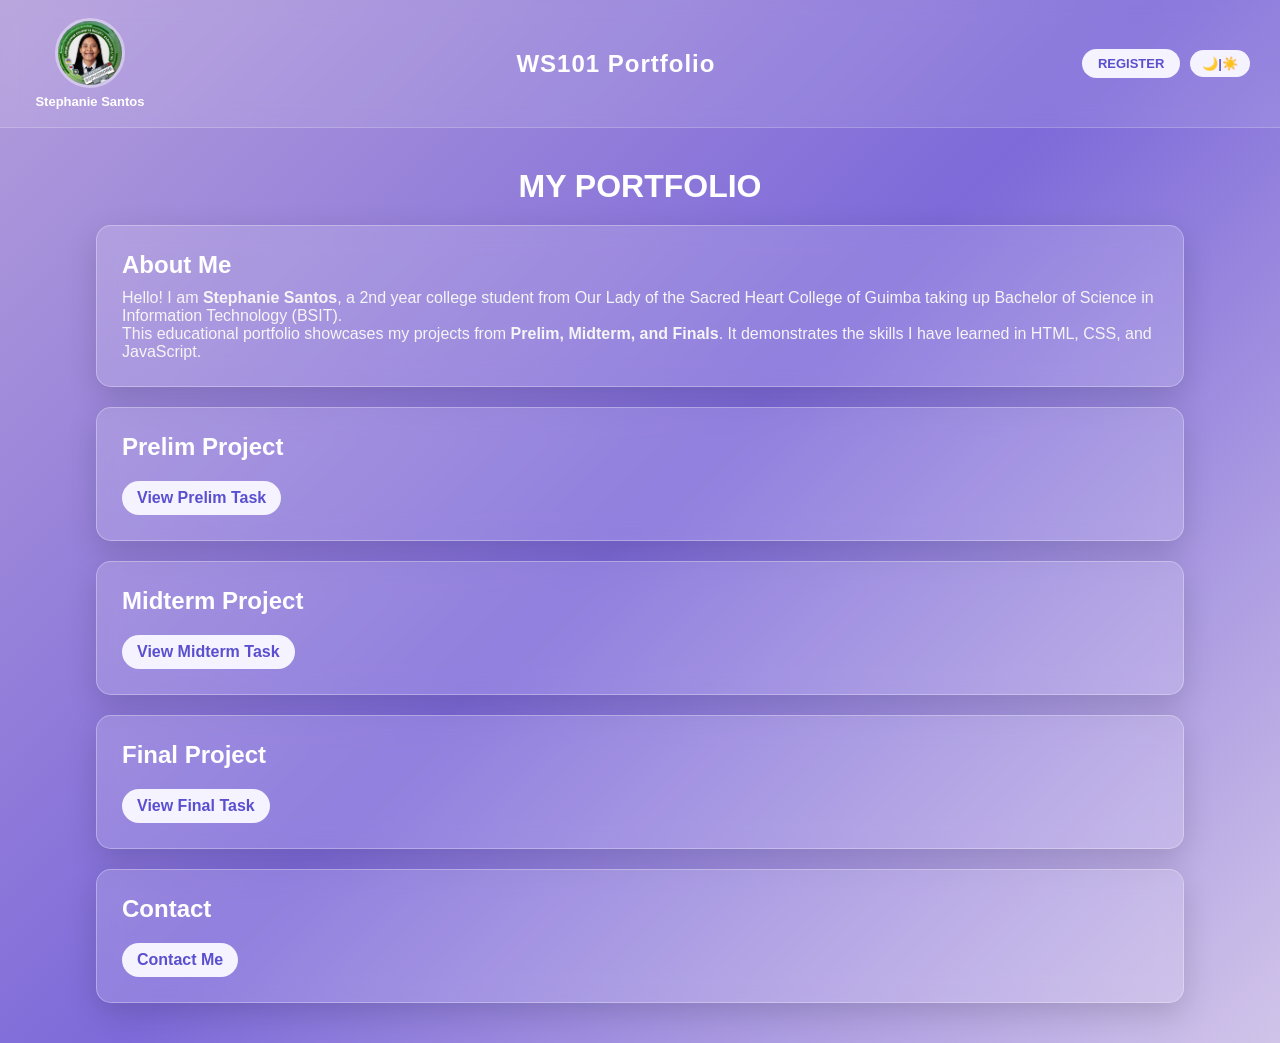
<file: index.html>
<!DOCTYPE html>
<html>
<head>
  <meta charset="UTF-8">
  <!-- Content Security Policy (basic safe setup) -->
<meta http-equiv="Content-Security-Policy" content="
default-src 'self';
img-src 'self' data: https:;
script-src 'self' 'unsafe-inline' https:;
style-src 'self' 'unsafe-inline' https:;
font-src 'self' https:;
connect-src 'self' https:;
">

<!-- X-Content-Type-Options (NOT fully fixable via meta, but included for completeness) -->
<meta http-equiv="X-Content-Type-Options" content="nosniff">

<!-- Referrer Policy -->
<meta name="referrer" content="no-referrer-when-downgrade">

<!-- Permissions Policy (limited support in meta, but helps a bit) -->
<meta http-equiv="Permissions-Policy" content="
geolocation=(),
camera=(),
microphone=(),
fullscreen=(self)
">

<!-- Basic security hint -->
<meta name="viewport" content="width=device-width, initial-scale=1.0">
  <title>WS101 Portfolio | Stephanie Santos</title>
  <link rel="stylesheet" href="style.css">
  <script src="controller.js" defer></script>
</head>

<body>
<header>
  <!-- LEFT: photo + name -->
  <div class="header-left">
    <img src="images/steph.jpg" alt="steph">
    <p>Stephanie Santos</p>
  </div>
 
  <!-- CENTER: title -->
  <div class="header-center">
    <h1>WS101 Portfolio</h1>
  </div>
 
  <!-- RIGHT: buttons -->
  <div class="header-right">
    <a href="register.html" id="registerBtn">REGISTER</a>
    <button id="logoutBtn" style="display:none;">LOGOUT</button>
    <button id="darkToggle">🌙|☀️</button>
  </div>
</header>

<div class="container">

  <h1>MY PORTFOLIO</h1>

  <div class="card">
    <h2>About Me</h2>
    <p>
      Hello! I am <strong>Stephanie Santos</strong>, a 2nd year college student from
      Our Lady of the Sacred Heart College of Guimba taking up
      Bachelor of Science in Information Technology (BSIT).
    </p>
    <p>This educational portfolio showcases my projects from
      <strong>Prelim, Midterm, and Finals</strong>. It demonstrates the skills I
      have learned in HTML, CSS, and JavaScript.</p>
  </div>

  <div class="card">
    <h2>Prelim Project</h2>
    <!-- onclick guard: redirect to login if not logged in -->
    <a href="project/prelim/prelim.html" onclick="return guardLink(event, this.href)">View Prelim Task</a>
  </div>

  <div class="card">
    <h2>Midterm Project</h2>
    <a href="project/midterm/midterm.html" onclick="return guardLink(event, this.href)">View Midterm Task</a>
  </div>

  <div class="card">
    <h2>Final Project</h2>
    <a href="project/finals/finals.html" onclick="return guardLink(event, this.href)">View Final Task</a>
  </div>

  <div class="card">
    <h2>Contact</h2>
    <a href="contact.html">Contact Me</a>
  </div>

</div>

<script>
  // Guard for project links on index.html
  function guardLink(event, href) {
    if (localStorage.getItem("loggedIn") !== "true") {
      event.preventDefault();
      alert("Please log in first to view this content.");
      window.location.href = "login.html";
      return false;
    }
    return true;
  }
</script>

</body>
</html>
</file>
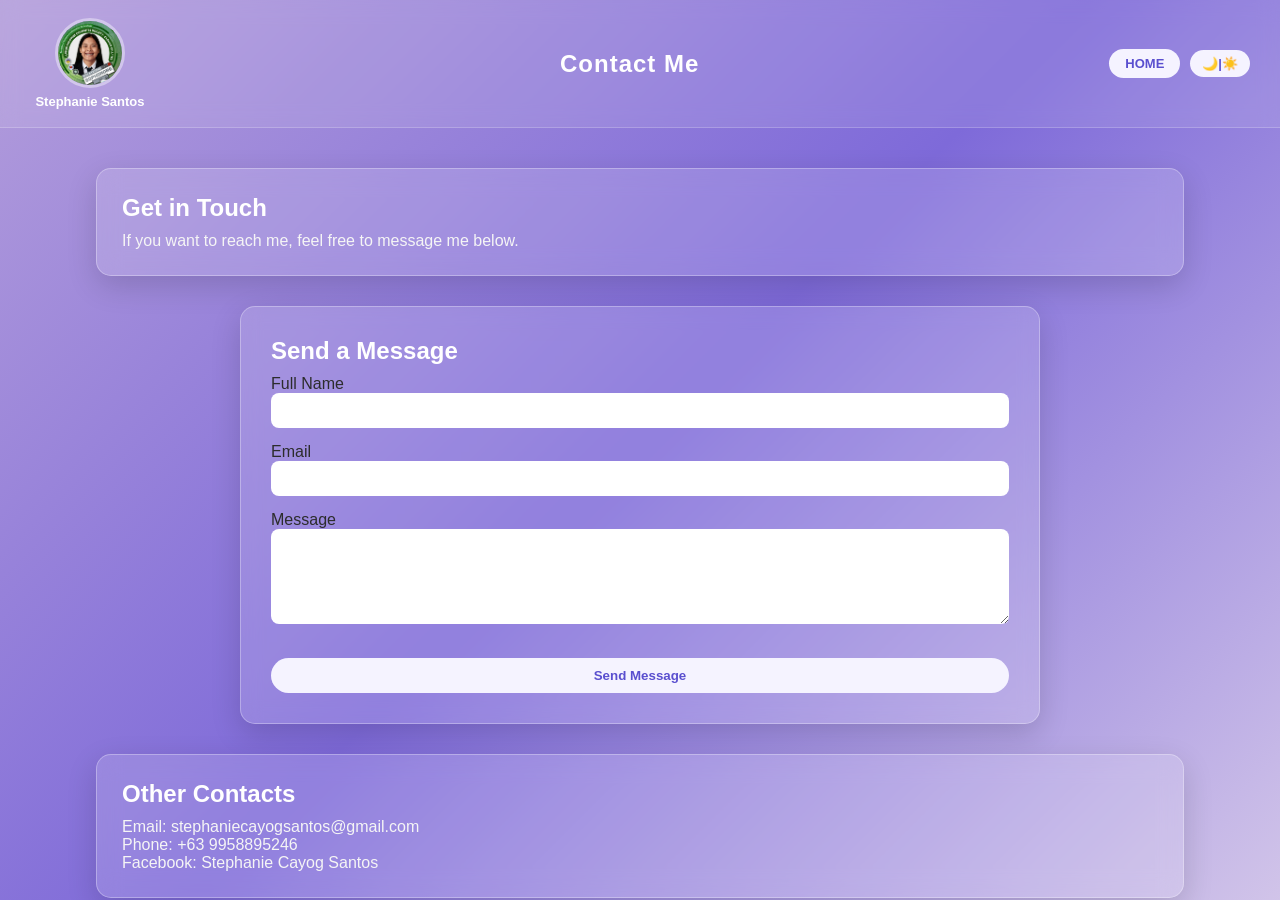
<file: contact.html>
<!DOCTYPE html>
<html lang="en">
<head>
<meta charset="UTF-8">
  <!-- Content Security Policy (basic safe setup) -->
<meta http-equiv="Content-Security-Policy" content="
default-src 'self';
img-src 'self' data: https:;
script-src 'self' 'unsafe-inline' https:;
style-src 'self' 'unsafe-inline' https:;
font-src 'self' https:;
connect-src 'self' https:;
">

<!-- X-Content-Type-Options (NOT fully fixable via meta, but included for completeness) -->
<meta http-equiv="X-Content-Type-Options" content="nosniff">

<!-- Referrer Policy -->
<meta name="referrer" content="no-referrer-when-downgrade">

<!-- Permissions Policy (limited support in meta, but helps a bit) -->
<meta http-equiv="Permissions-Policy" content="
geolocation=(),
camera=(),
microphone=(),
fullscreen=(self)
">

<!-- Basic security hint -->
<meta name="viewport" content="width=device-width, initial-scale=1.0">
<title>Contact | Stephanie Santos</title>
<link rel="stylesheet" href="style.css">
<script src="controller.js" defer></script>
</head>

<body>

<header>
  <!-- LEFT: photo + name -->
  <div class="header-left">
    <img src="images/steph.jpg" alt="steph">
    <p>Stephanie Santos</p>
  </div>
 
  <!-- CENTER: title -->
  <div class="header-center">
    <h1>Contact Me</h1>
  </div>
 
  <!-- RIGHT: buttons -->
  <div class="header-right">
    <a href="index.html" id="homeBtn">HOME</a>
    <button id="logoutBtn" style="display:none;">LOGOUT</button>
    <button id="darkToggle">🌙|☀️</button>
  </div>
</header>

<div class="container">

<div class="card">
    <h2>Get in Touch</h2>
    <p>If you want to reach me, feel free to message me below.</p>
</div>

<div class="card contact-form">
    <h2>Send a Message</h2>

    <label>Full Name</label>
    <input type="text" id="contactName">

    <label>Email</label>
    <input type="email" id="contactEmail">

    <label>Message</label>
    <textarea id="contactMessage" rows="5"></textarea>

    <button onclick="submitContact()">Send Message</button>

    <div id="formMessage"></div>
</div>

<div class="card">
    <h2>Other Contacts</h2>
    <p>Email: stephaniecayogsantos@gmail.com</p>
    <p>Phone: +63 9958895246</p>
    <p>Facebook: Stephanie Cayog Santos</p>
</div>

</div>

</body>
</html>
</file>
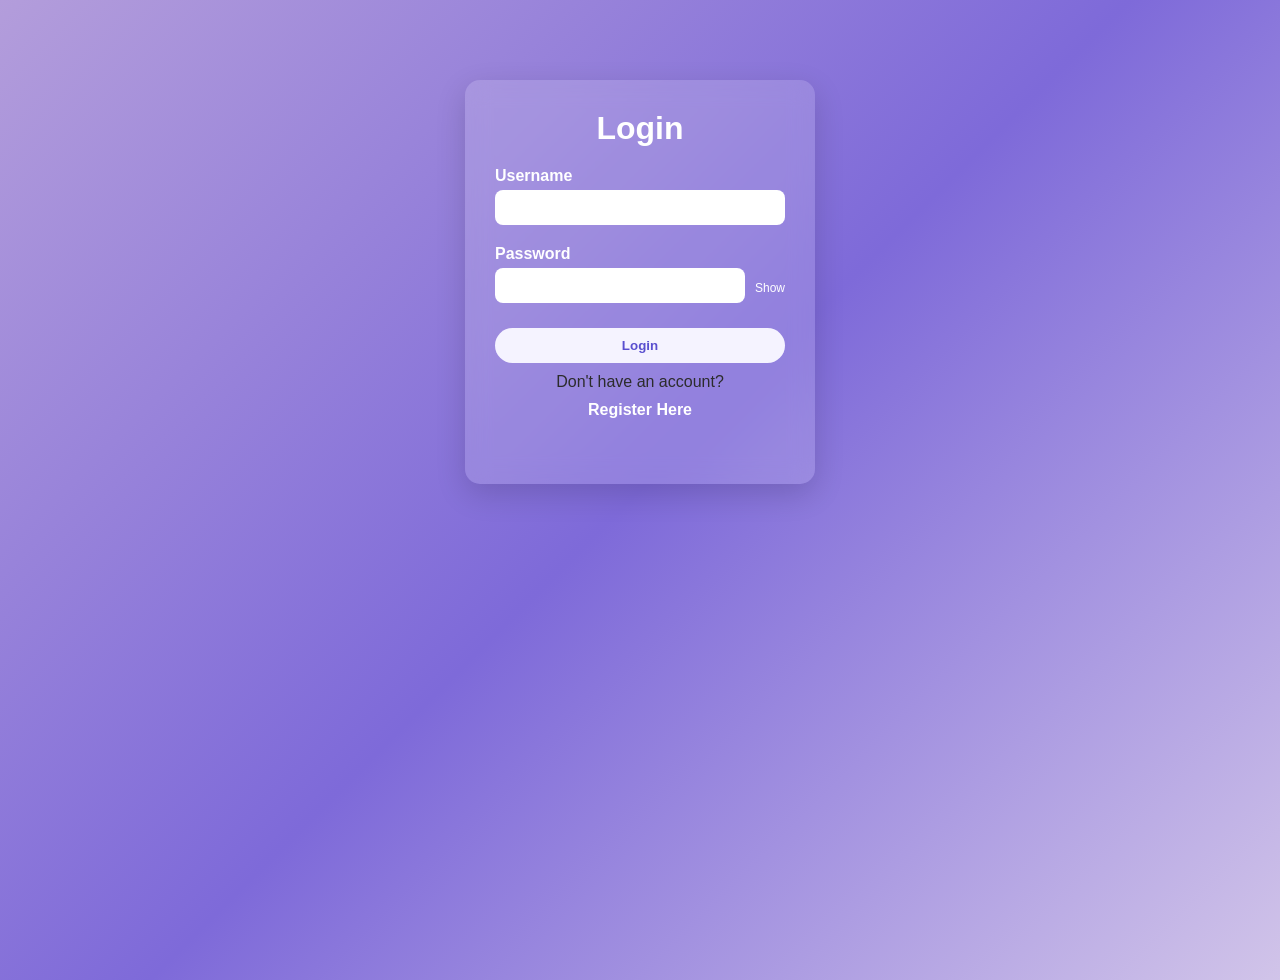
<file: login.html>
<!DOCTYPE html>
<html>
<head>
<meta charset="UTF-8">
  <!-- Content Security Policy (basic safe setup) -->
<meta http-equiv="Content-Security-Policy" content="
default-src 'self';
img-src 'self' data: https:;
script-src 'self' 'unsafe-inline' https:;
style-src 'self' 'unsafe-inline' https:;
font-src 'self' https:;
connect-src 'self' https:;
">

<!-- X-Content-Type-Options (NOT fully fixable via meta, but included for completeness) -->
<meta http-equiv="X-Content-Type-Options" content="nosniff">

<!-- Referrer Policy -->
<meta name="referrer" content="no-referrer-when-downgrade">

<!-- Permissions Policy (limited support in meta, but helps a bit) -->
<meta http-equiv="Permissions-Policy" content="
geolocation=(),
camera=(),
microphone=(),
fullscreen=(self)
">

<!-- Basic security hint -->
<meta name="viewport" content="width=device-width, initial-scale=1.0">
<title>Login</title>
<link rel="stylesheet" href="style.css">
<script src="controller.js" defer></script>
</head>

<body>

<div class="login-container">

<h1>Login</h1>

<label>Username</label>
<input type="text" id="loginUsername">

<label>Password</label>

<div class="password-box">
  <input type="password" id="loginPassword">
  <span class="show-btn" onclick="togglePassword('loginPassword',this)">Show</span>
</div>

<button onclick="loginUser()">Login</button>

<!-- OTP -->
<div id="otpSection" style="display:none">

<label>Enter OTP</label>
<input type="text" id="otpInput">

<button onclick="verifyOTP()">Verify OTP</button>

</div>

<p style="text-align:center; margin-top:10px;">
Don't have an account?
</p>

<a href="register.html" class="link-btn">Register Here</a>

<div id="messageBox" class="message-box"></div>

</div>

</body>
</html>
</file>
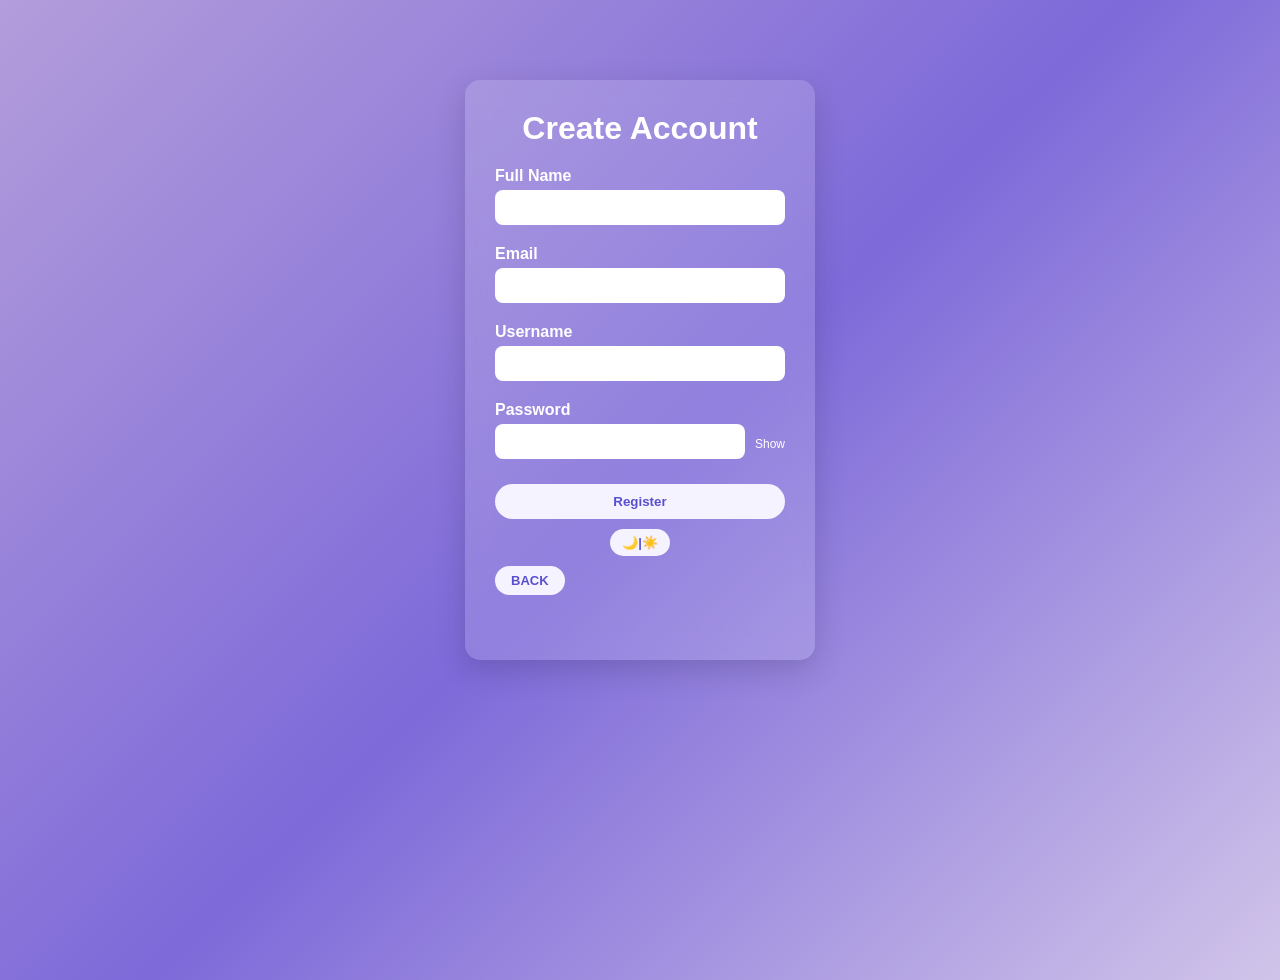
<file: register.html>
<!DOCTYPE html>
<html>
<head>
<meta charset="UTF-8">
  <!-- Content Security Policy (basic safe setup) -->
<meta http-equiv="Content-Security-Policy" content="
default-src 'self';
img-src 'self' data: https:;
script-src 'self' 'unsafe-inline' https:;
style-src 'self' 'unsafe-inline' https:;
font-src 'self' https:;
connect-src 'self' https:;
">

<!-- X-Content-Type-Options (NOT fully fixable via meta, but included for completeness) -->
<meta http-equiv="X-Content-Type-Options" content="nosniff">

<!-- Referrer Policy -->
<meta name="referrer" content="no-referrer-when-downgrade">

<!-- Permissions Policy (limited support in meta, but helps a bit) -->
<meta http-equiv="Permissions-Policy" content="
geolocation=(),
camera=(),
microphone=(),
fullscreen=(self)
">

<!-- Basic security hint -->
<meta name="viewport" content="width=device-width, initial-scale=1.0">
<title>Register</title>
<link rel="stylesheet" href="style.css">
<script src="controller.js" defer></script>
</head>

<body>

<div class="login-container">

<h1>Create Account</h1>

<label>Full Name</label>
<input type="text" id="registerName">

<label>Email</label>
<input type="email" id="registerEmail">

<label>Username</label>
<input type="text" id="registerUsername">

<label>Password</label>

<div class="password-box">
  <input type="password" id="registerPassword">
  <span class="show-btn" onclick="togglePassword('registerPassword',this)">Show</span>
</div>

<button onclick="registerUser()">Register</button>

<!-- DARK MODE BUTTON -->
<button id="darkToggle">🌙|☀️</button>
<a href="index.html" id="registerBtn">BACK</a>

<div id="messageBox" class="message-box"></div>

</div>

</body>
</html>
</file>
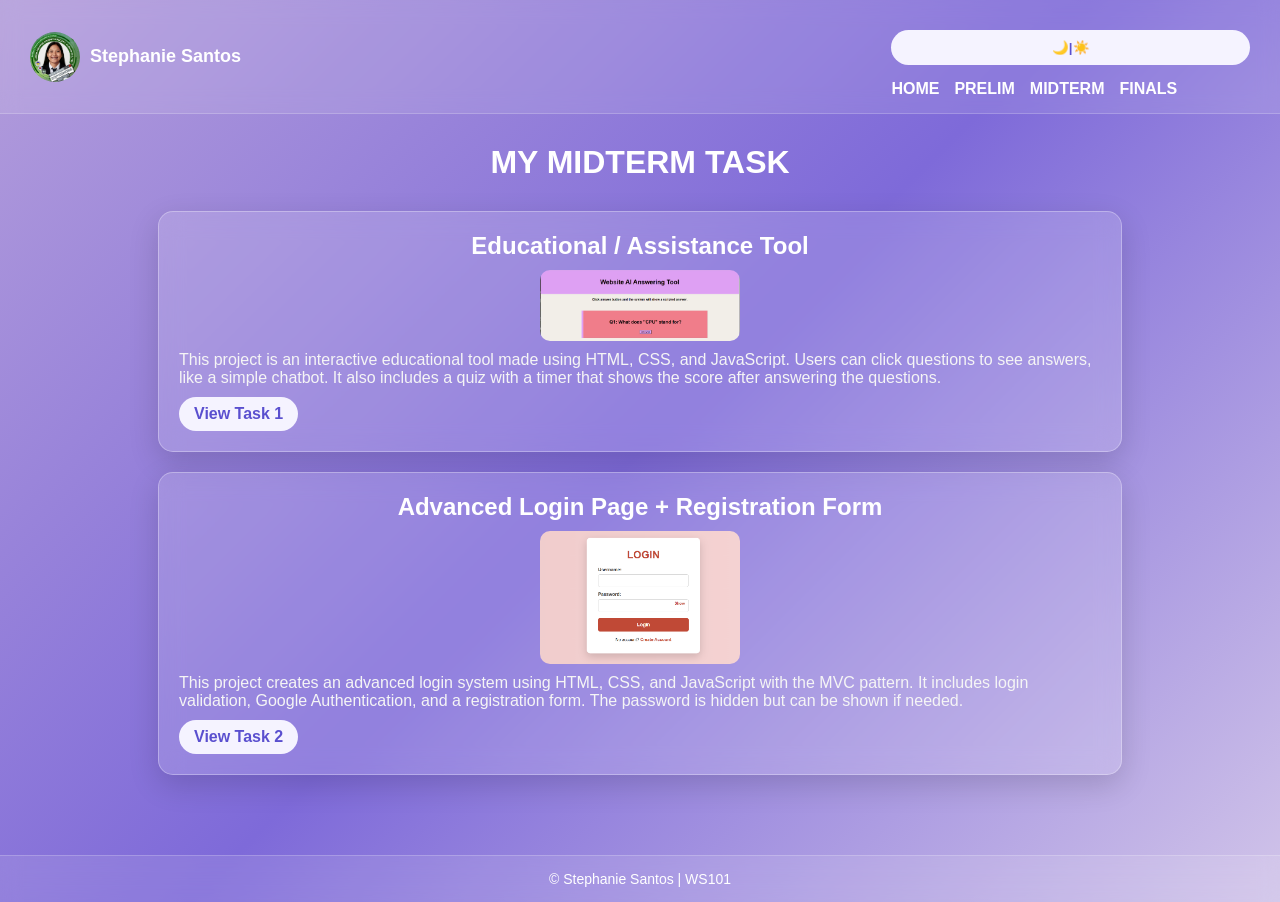
<file: project/midterm/midterm.html>
<!DOCTYPE html>
<html lang="en">
<head>
<meta charset="UTF-8">
  <!-- Content Security Policy (basic safe setup) -->
<meta http-equiv="Content-Security-Policy" content="
default-src 'self';
img-src 'self' data: https:;
script-src 'self' 'unsafe-inline' https:;
style-src 'self' 'unsafe-inline' https:;
font-src 'self' https:;
connect-src 'self' https:;
">

<!-- X-Content-Type-Options (NOT fully fixable via meta, but included for completeness) -->
<meta http-equiv="X-Content-Type-Options" content="nosniff">

<!-- Referrer Policy -->
<meta name="referrer" content="no-referrer-when-downgrade">

<!-- Permissions Policy (limited support in meta, but helps a bit) -->
<meta http-equiv="Permissions-Policy" content="
geolocation=(),
camera=(),
microphone=(),
fullscreen=(self)
">

<!-- Basic security hint -->
<meta name="viewport" content="width=device-width, initial-scale=1.0">
<title>WS101 Portfolio | Stephanie Santos</title>
<link rel="stylesheet" href="../pstyle.css">
<script src="../../controller.js" defer></script>
</head>
<body>

<header>
<div class="logo">
<img src="../pImages/steph.jpg" alt="logo">
<span>Stephanie Santos</span>
</div>

<nav>
<button id="darkToggle">🌙|☀️</button>
<a href="../../index.html">HOME</a>
<a href="../prelim/prelim.html">PRELIM</a>
<a href="../midterm/midterm.html">MIDTERM</a>
<a href="../finals/finals.html">FINALS</a>
</nav>
</header>

<div class="container">

<h1><b>MY MIDTERM TASK</b></h1>

<div class="card">
<h2>Educational / Assistance Tool</h2>
<img src="../pImages/aiquiz.png" width="200" alt="quiz">
<p>This project is an interactive educational tool made using HTML, CSS, and JavaScript. Users can click questions to see answers, like a simple chatbot. It also includes a quiz with a timer that shows the score after answering the questions.</p>
<a href="../midterm/mtask1.html">View Task 1</a>
</div>

<div class="card">
<h2>Advanced Login Page + Registration Form</h2>
<img src="../pImages/login.png" width="200" alt="login">
<p>This project creates an advanced login system using HTML, CSS, and JavaScript with the MVC pattern. It includes login validation, Google Authentication, and a registration form. The password is hidden but can be shown if needed.
</p>
<a href="../midterm/mtasklog.html">View Task 2</a>
</div>
</div>

<footer>
<p>&copy; Stephanie Santos | WS101</p>
</footer>

</body>
</html>
</file>
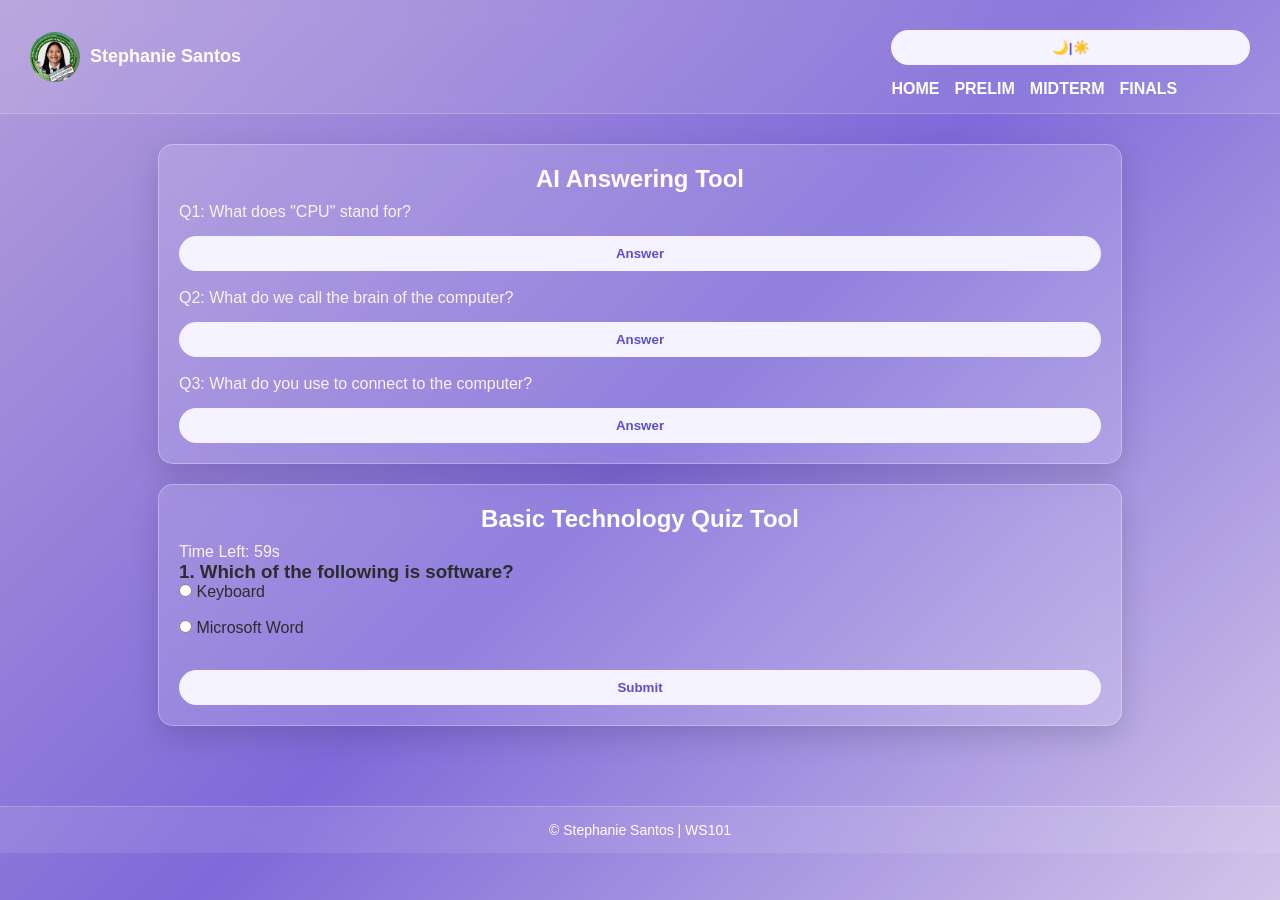
<file: project/midterm/mtask1.html>
<!DOCTYPE html>
<html lang="en">
<head>
<meta charset="UTF-8">
  <!-- Content Security Policy (basic safe setup) -->
<meta http-equiv="Content-Security-Policy" content="
default-src 'self';
img-src 'self' data: https:;
script-src 'self' 'unsafe-inline' https:;
style-src 'self' 'unsafe-inline' https:;
font-src 'self' https:;
connect-src 'self' https:;
">

<!-- X-Content-Type-Options (NOT fully fixable via meta, but included for completeness) -->
<meta http-equiv="X-Content-Type-Options" content="nosniff">

<!-- Referrer Policy -->
<meta name="referrer" content="no-referrer-when-downgrade">

<!-- Permissions Policy (limited support in meta, but helps a bit) -->
<meta http-equiv="Permissions-Policy" content="
geolocation=(),
camera=(),
microphone=(),
fullscreen=(self)
">

<!-- Basic security hint -->
<meta name="viewport" content="width=device-width, initial-scale=1.0">
<title>WS101 Portfolio | Stephanie Santos</title>
<link rel="stylesheet" href="../pstyle.css">
<script src="../midterm/mtaskjs.js" defer></script>
</head>
<body>

<header>
<div class="logo">
<img src="../pImages/steph.jpg" alt="logo">
<span>Stephanie Santos</span>
</div>

<nav>
<button id="darkToggle">🌙|☀️</button>
<a href="../../index.html">HOME</a>
<a href="../prelim/prelim.html">PRELIM</a>
<a href="../midterm/midterm.html">MIDTERM</a>
<a href="../finals/finals.html">FINALS</a>
</nav>
</header>

<div class="container">

<div class="card">
<h2>AI Answering Tool</h2>

<p id="question1">Q1: What does "CPU" stand for?</p>
<button onclick="document.getElementById('question1').innerHTML='Central Processing Unit'">Answer</button>

<br><br>

<p id="question2">Q2: What do we call the brain of the computer?</p>
<button onclick="document.getElementById('question2').innerHTML='CPU'">Answer</button>

<br><br>

<p id="question3">Q3: What do you use to connect to the computer?</p>
<button onclick="document.getElementById('question3').innerHTML='WiFi or Modem/Router'">Answer</button>

</div>

<div class="card">

<h2>Basic Technology Quiz Tool</h2>

<p id="timer">Time Left: 60s</p>

<h3 id="question">Let's begin</h3>

<label>
<input type="radio" name="choice" id="optionA">
<span id="textA"></span>
</label>

<br><br>

<label>
<input type="radio" name="choice" id="optionB">
<span id="textB"></span>
</label>

<br><br>

<button id="submitBtn">Submit</button>

<p id="feedback"></p>

</div>

</div>

<footer>
<p>&copy; Stephanie Santos | WS101</p>
</footer>

<script>
document.addEventListener('DOMContentLoaded', function() {

const questionText = document.getElementById('question');
const optionA = document.getElementById('optionA');
const optionB = document.getElementById('optionB');
const textA = document.getElementById('textA');
const textB = document.getElementById('textB');
const submitBtn = document.getElementById('submitBtn');
const feedback = document.getElementById('feedback');
const timerDisplay = document.getElementById('timer');

const questions = [
{
question: "1. Which of the following is software?",
options: ["Keyboard", "Microsoft Word"],
answer: "Microsoft Word"
},
{
question: "2. What does RAM stand for?",
options: ["Review Admittance Memory", "Random Access Memory"],
answer: "Random Access Memory"
},
{
question: "3. What does BIOS stand for?",
options: ["Basic Input/Output System", "Between Input/Output System"],
answer: "Basic Input/Output System"
},
{
question: "4. What do you call the 'brain' of the computer?",
options: ["Central Processing Unit", "System Software"],
answer: "Central Processing Unit"
},
{
question: "5. What is another word for applications?",
options: ["Programs", "Hardware"],
answer: "Programs"
}
];

let currentQuestionIndex = 0;
let score = 0;
let timeLeft = 60;
let timer;

function startTimer(){
timer = setInterval(function(){
timeLeft--;
timerDisplay.textContent = "Time Left: " + timeLeft + "s";

if(timeLeft <= 0){
clearInterval(timer);
endQuiz();
}
},1000);
}

function loadQuestion(){

const currentQuestion = questions[currentQuestionIndex];

questionText.textContent = currentQuestion.question;

optionA.value = currentQuestion.options[0];
optionB.value = currentQuestion.options[1];

textA.textContent = currentQuestion.options[0];
textB.textContent = currentQuestion.options[1];

feedback.textContent = "";

optionA.checked = false;
optionB.checked = false;
}

submitBtn.addEventListener('click', function(){

const selectedOption = document.querySelector('input[name="choice"]:checked');

if(!selectedOption){
feedback.textContent = "Please select an answer.";
feedback.style.color = "red";
return;
}

if(selectedOption.value === questions[currentQuestionIndex].answer){
score++;
feedback.textContent = "Correct!";
feedback.style.color = "green";
}
else{
feedback.textContent = "Wrong!";
feedback.style.color = "red";
}

currentQuestionIndex++;

if(currentQuestionIndex < questions.length){
setTimeout(loadQuestion,1000);
}
else{
endQuiz();
}

});

function endQuiz(){
clearInterval(timer);
questionText.textContent = "Quiz Finished!";
feedback.textContent = "You got " + score + " correct answers out of " + questions.length + ".";
submitBtn.disabled = true;
}

startTimer();
loadQuestion();

});
</script>

</body>
</html>
</file>
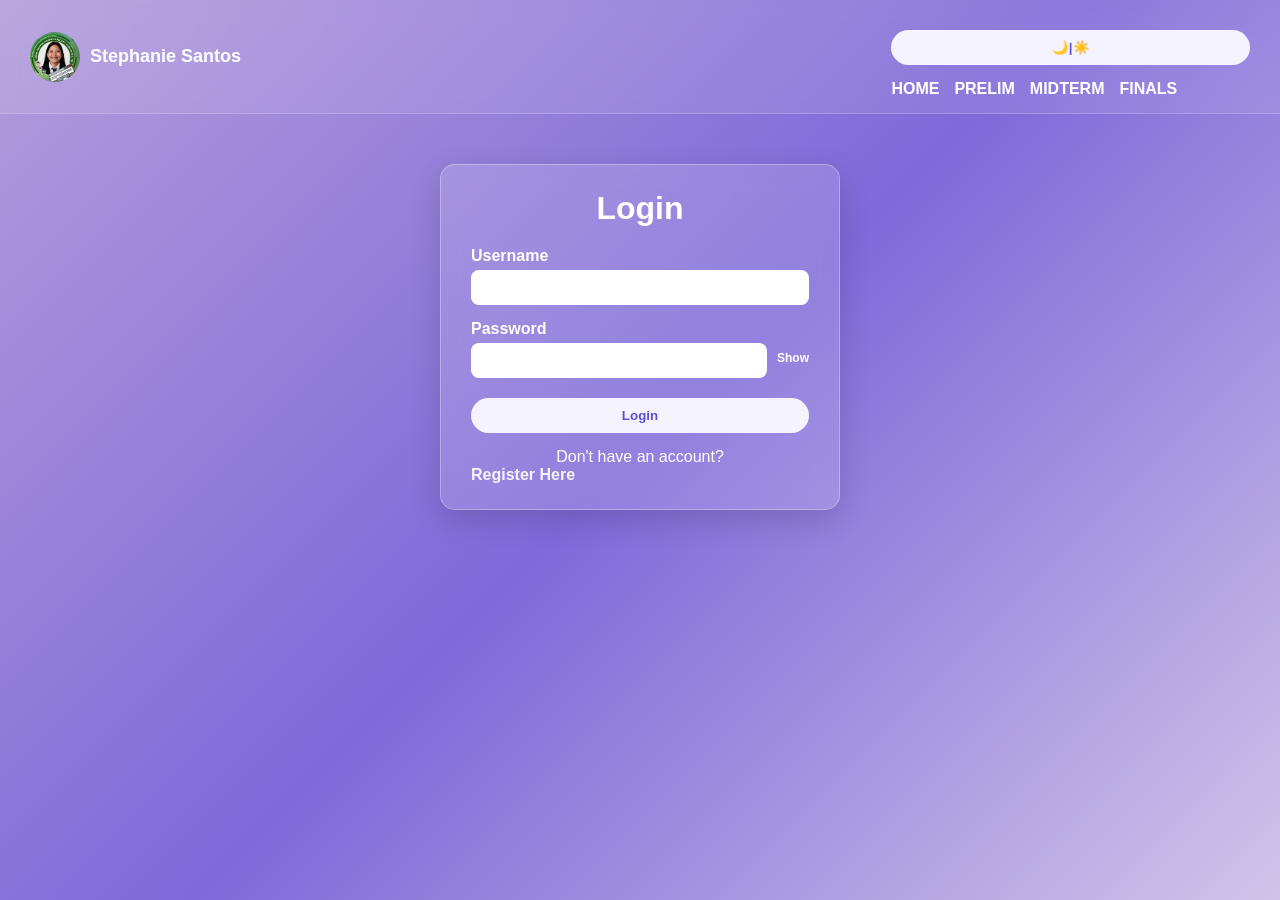
<file: project/midterm/mtasklog.html>
<!DOCTYPE html>
<html lang="en">
<head>
<meta charset="UTF-8">
  <!-- Content Security Policy (basic safe setup) -->
<meta http-equiv="Content-Security-Policy" content="
default-src 'self';
img-src 'self' data: https:;
script-src 'self' 'unsafe-inline' https:;
style-src 'self' 'unsafe-inline' https:;
font-src 'self' https:;
connect-src 'self' https:;
">

<!-- X-Content-Type-Options (NOT fully fixable via meta, but included for completeness) -->
<meta http-equiv="X-Content-Type-Options" content="nosniff">

<!-- Referrer Policy -->
<meta name="referrer" content="no-referrer-when-downgrade">

<!-- Permissions Policy (limited support in meta, but helps a bit) -->
<meta http-equiv="Permissions-Policy" content="
geolocation=(),
camera=(),
microphone=(),
fullscreen=(self)
">

<!-- Basic security hint -->
<meta name="viewport" content="width=device-width, initial-scale=1.0">
<title>WS101 Portfolio | Stephanie Santos</title>
<link rel="stylesheet" href="../pstyle.css">
<script src="../midterm/mtaskjs.js" defer></script>

</head>
<body>

<header>
<div class="logo">
<img src="../pImages/steph.jpg" alt="logo">
<span>Stephanie Santos</span>
</div>

<nav>
<button id="darkToggle">🌙|☀️</button>
<a href="../../index.html">HOME</a>
<a href="../prelim/prelim.html">PRELIM</a>
<a href="../midterm/midterm.html">MIDTERM</a>
<a href="../finals/finals.html">FINALS</a>
</nav>
</header>

<div class="login-container">

  <h1>Login</h1>

  <label>Username</label>
  <input type="text" id="loginUsername">

  <label>Password</label>
  <div class="password-box">
    <input type="password" id="loginPassword">
    <span class="show-btn" onclick="togglePassword('loginPassword', this)">Show</span>
  </div>

  <button onclick="loginUser()">Login</button>

  <div id="otpSection" style="display:none; margin-top:15px;">
    <label>Enter OTP</label>
    <input type="text" id="otpInput" maxlength="6">
    <button onclick="verifyOTP()">Verify OTP</button>
  </div>

  <p>Don't have an account?</p>
  <a href="../midterm/mtaskreg.html">Register Here</a>

  <div id="messageBox" class="message-box" style="margin-top:10px;"></div>

</div>

</body>
</html>
</file>
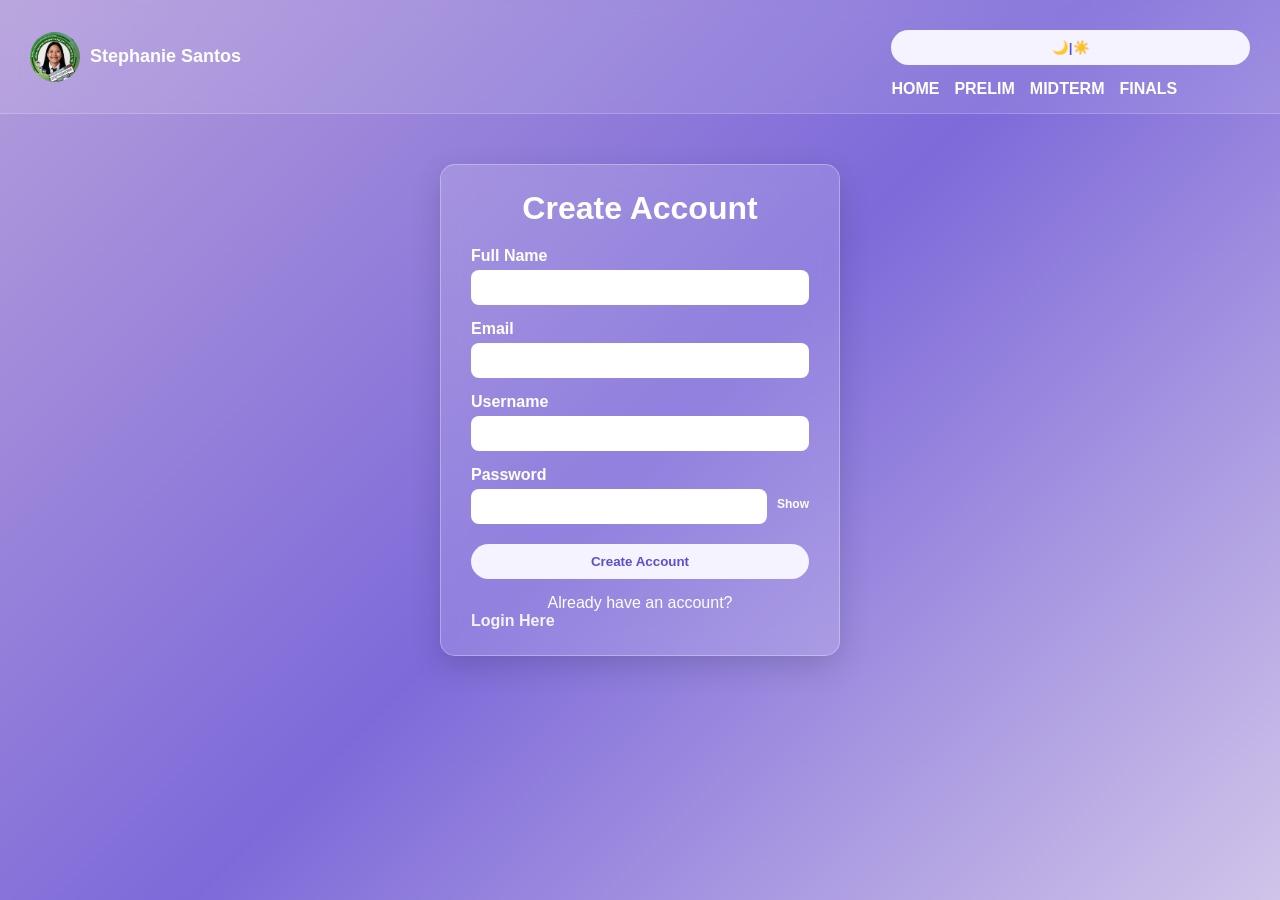
<file: project/midterm/mtaskreg.html>
<!DOCTYPE html>
<html lang="en">
<head>
<meta charset="UTF-8">
  <!-- Content Security Policy (basic safe setup) -->
<meta http-equiv="Content-Security-Policy" content="
default-src 'self';
img-src 'self' data: https:;
script-src 'self' 'unsafe-inline' https:;
style-src 'self' 'unsafe-inline' https:;
font-src 'self' https:;
connect-src 'self' https:;
">

<!-- X-Content-Type-Options (NOT fully fixable via meta, but included for completeness) -->
<meta http-equiv="X-Content-Type-Options" content="nosniff">

<!-- Referrer Policy -->
<meta name="referrer" content="no-referrer-when-downgrade">

<!-- Permissions Policy (limited support in meta, but helps a bit) -->
<meta http-equiv="Permissions-Policy" content="
geolocation=(),
camera=(),
microphone=(),
fullscreen=(self)
">

<!-- Basic security hint -->
<meta name="viewport" content="width=device-width, initial-scale=1.0">
<title>WS101 Portfolio | Stephanie Santos</title>
<link rel="stylesheet" href="../pstyle.css">
<script src="../midterm/mtaskjs.js" defer></script>
</head>
<body>

<header>
<div class="logo">
<img src="../pImages/steph.jpg" alt="logo">
<span>Stephanie Santos</span>
</div>

<nav>
<button id="darkToggle">🌙|☀️</button>
<a href="../../index.html">HOME</a>
<a href="../prelim/prelim.html">PRELIM</a>
<a href="../midterm/midterm.html">MIDTERM</a>
<a href="../finals/finals.html">FINALS</a>
</nav>
</header>

<div class="login-container">

  <h1>Create Account</h1>

  <label>Full Name</label>
  <input type="text" id="registerName">

  <label>Email</label>
  <input type="email" id="registerEmail">

  <label>Username</label>
  <input type="text" id="registerUsername">

  <label>Password</label>
  <div class="password-box">
    <input type="password" id="registerPassword">
    <span class="show-btn" onclick="togglePassword('registerPassword', this)">Show</span>
  </div>

  <button onclick="registerUser()">Create Account</button>

  <p>Already have an account?</p>
  <a href="../midterm/mtasklog.html">Login Here</a>

  <div id="messageBox" class="message-box" style="margin-top:10px;"></div>

</div>

</body>
</html>
</file>
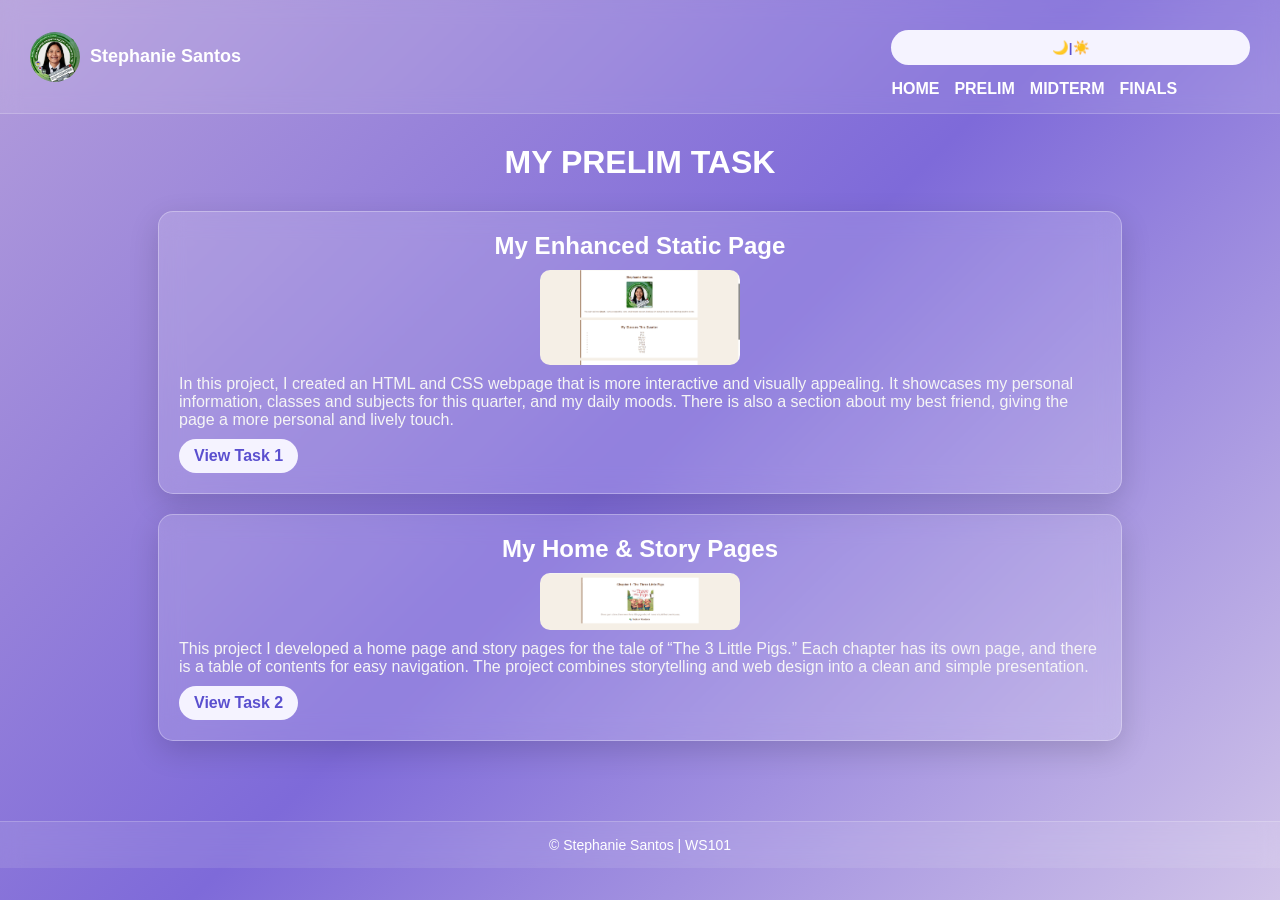
<file: project/prelim/prelim.html>
<!DOCTYPE html>
<html lang="en">
<head>
<meta charset="UTF-8">
  <!-- Content Security Policy (basic safe setup) -->
<meta http-equiv="Content-Security-Policy" content="
default-src 'self';
img-src 'self' data: https:;
script-src 'self' 'unsafe-inline' https:;
style-src 'self' 'unsafe-inline' https:;
font-src 'self' https:;
connect-src 'self' https:;
">

<!-- X-Content-Type-Options (NOT fully fixable via meta, but included for completeness) -->
<meta http-equiv="X-Content-Type-Options" content="nosniff">

<!-- Referrer Policy -->
<meta name="referrer" content="no-referrer-when-downgrade">

<!-- Permissions Policy (limited support in meta, but helps a bit) -->
<meta http-equiv="Permissions-Policy" content="
geolocation=(),
camera=(),
microphone=(),
fullscreen=(self)
">

<!-- Basic security hint -->
<meta name="viewport" content="width=device-width, initial-scale=1.0">
<title>WS101 Portfolio | Stephanie Santos</title>
<link rel="stylesheet" href="../pstyle.css">
<script src="../../controller.js" defer></script>
</head>
<body>

<header>
<div class="logo">
<img src="../pImages/steph.jpg" alt="logo">
<span>Stephanie Santos</span>
</div>

<nav>
<button id="darkToggle">🌙|☀️</button>
<a href="../../index.html">HOME</a>
<a href="../prelim/prelim.html">PRELIM</a>
<a href="../midterm/midterm.html">MIDTERM</a>
<a href="../finals/finals.html">FINALS</a>
</nav>
</header>

<div class="container">

<h1><b>MY PRELIM TASK</b></h1>

<div class="card">
<h2>My Enhanced Static Page</h2>
<img src="../pImages/enchanted.png" width="200" alt="enchanted">
<p>In this project, I created an HTML and CSS webpage that is more interactive and visually appealing. It showcases my personal information, classes and subjects for this quarter, and my daily moods. There is also a section about my best friend, giving the page a more personal and lively touch.</p>
<a href="../prelim/task1.html">View Task 1</a>
</div>

<div class="card">
<h2>My Home & Story Pages</h2>
<img src="../pImages/story.png" width="200" alt="story">
<p>This project I developed a home page and story pages for the tale of “The 3 Little Pigs.” Each chapter has its own page, and there is a table of contents for easy navigation. The project combines storytelling and web design into a clean and simple presentation.
</p>
<a href="../prelim/task2.html">View Task 2</a>
</div>
</div>

<footer>
<p>&copy; Stephanie Santos | WS101</p>
</footer>

</body>
</html>
</file>
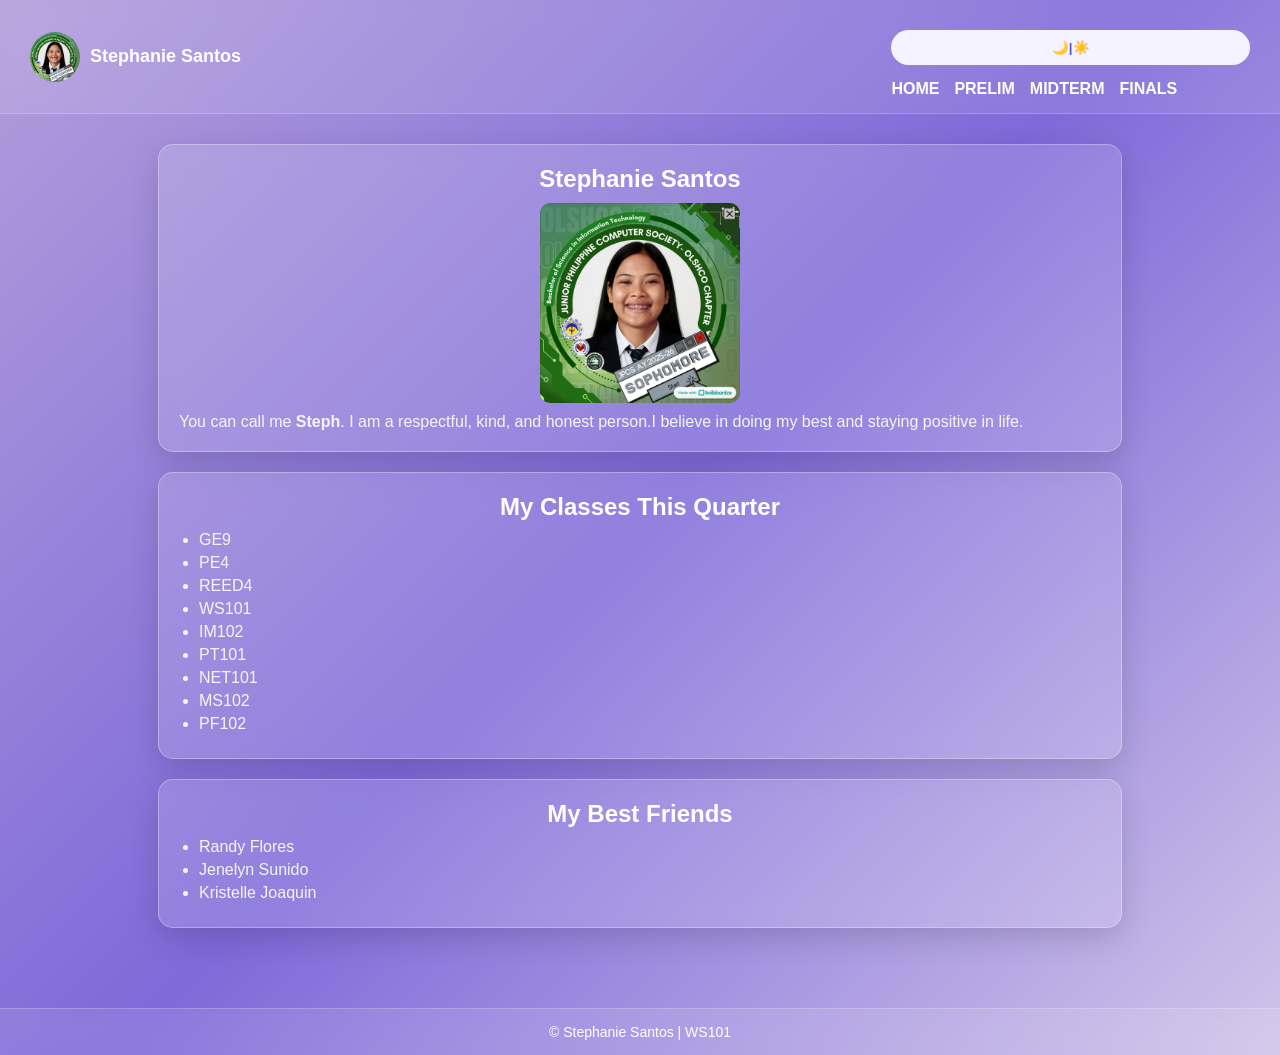
<file: project/prelim/task1.html>
<!DOCTYPE html>
<html lang="en">
<head>
<meta charset="UTF-8">
    <!-- Content Security Policy (basic safe setup) -->
<meta http-equiv="Content-Security-Policy" content="
default-src 'self';
img-src 'self' data: https:;
script-src 'self' 'unsafe-inline' https:;
style-src 'self' 'unsafe-inline' https:;
font-src 'self' https:;
connect-src 'self' https:;
">

<!-- X-Content-Type-Options (NOT fully fixable via meta, but included for completeness) -->
<meta http-equiv="X-Content-Type-Options" content="nosniff">

<!-- Referrer Policy -->
<meta name="referrer" content="no-referrer-when-downgrade">

<!-- Permissions Policy (limited support in meta, but helps a bit) -->
<meta http-equiv="Permissions-Policy" content="
geolocation=(),
camera=(),
microphone=(),
fullscreen=(self)
">

<!-- Basic security hint -->
<meta name="viewport" content="width=device-width, initial-scale=1.0">
<title>About Me | Stephanie Santos</title>
<link rel="stylesheet" href="../pstyle.css">
<script src="../../controller.js" defer></script>
</head>
<body>

<header>
<div class="logo">
<img src="../pImages/steph.jpg" alt="logo">
<span>Stephanie Santos</span>
</div>

<nav>
    <button id="darkToggle">🌙|☀️</button>
<a href="../../index.html">HOME</a>
<a href="../prelim/prelim.html">PRELIM</a>
<a href="../midterm/midterm.html">MIDTERM</a>
<a href="../finals/finals.html">FINALS</a>
</nav>
</header>


<div class="container">

<div class="card prelim">
<h2>Stephanie Santos</h2>
<img src="../pImages/steph.jpg" width="200" alt="steph">
<p>You can call me <b>Steph</b>. I am a respectful, kind, and honest person.I believe in doing my best and staying positive in life.</p>
</div>

<div class="card">
<h2>My Classes This Quarter</h2>
<ul>
<li>GE9</li>
<li>PE4</li>
<li>REED4</li>
<li>WS101</li>
<li>IM102</li>
<li>PT101</li>
<li>NET101</li>
<li>MS102</li>
<li>PF102</li>
</ul>
</div>

<div class="card">
<h2>My Best Friends</h2>
<ul>
<li>Randy Flores</li>
<li>Jenelyn Sunido</li>
<li>Kristelle Joaquin</li>
</ul>
</div>
</div>

<footer>
<p>&copy; Stephanie Santos | WS101</p>
</footer>

</body>
</html>
</file>
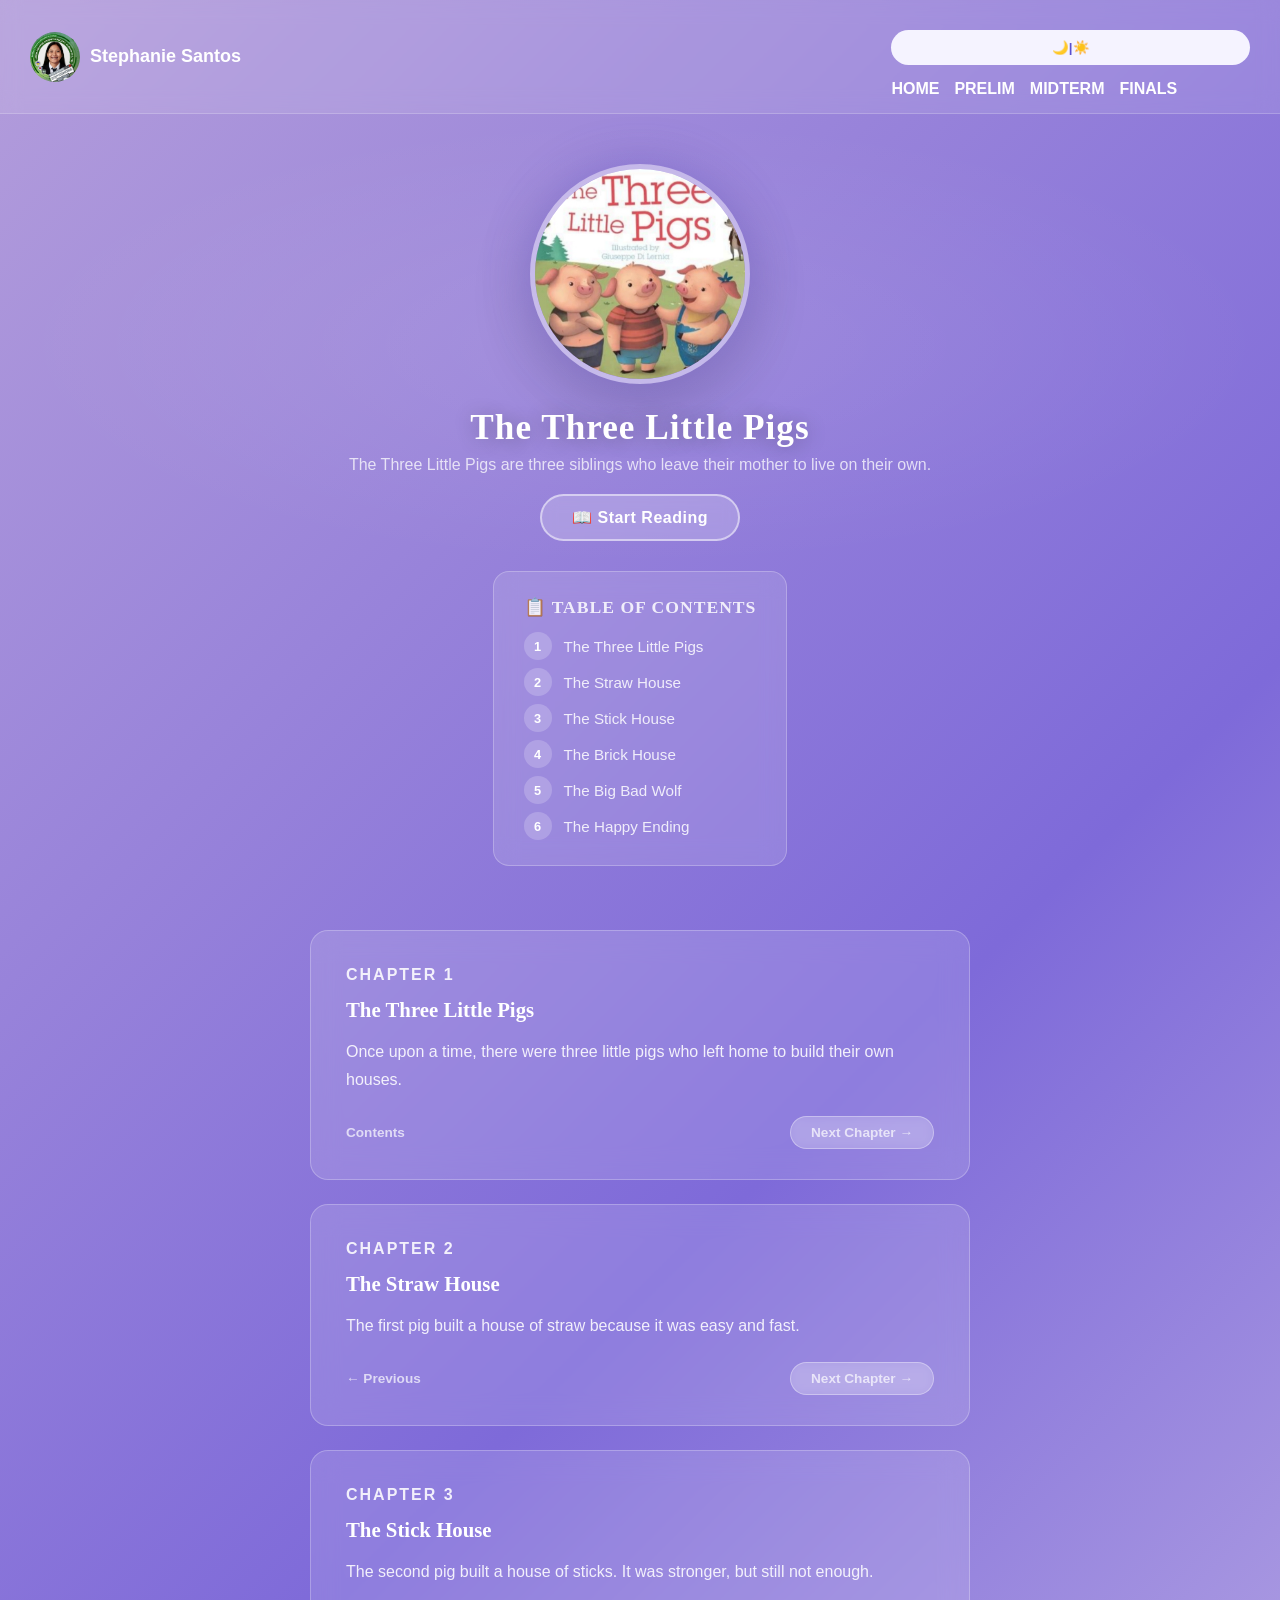
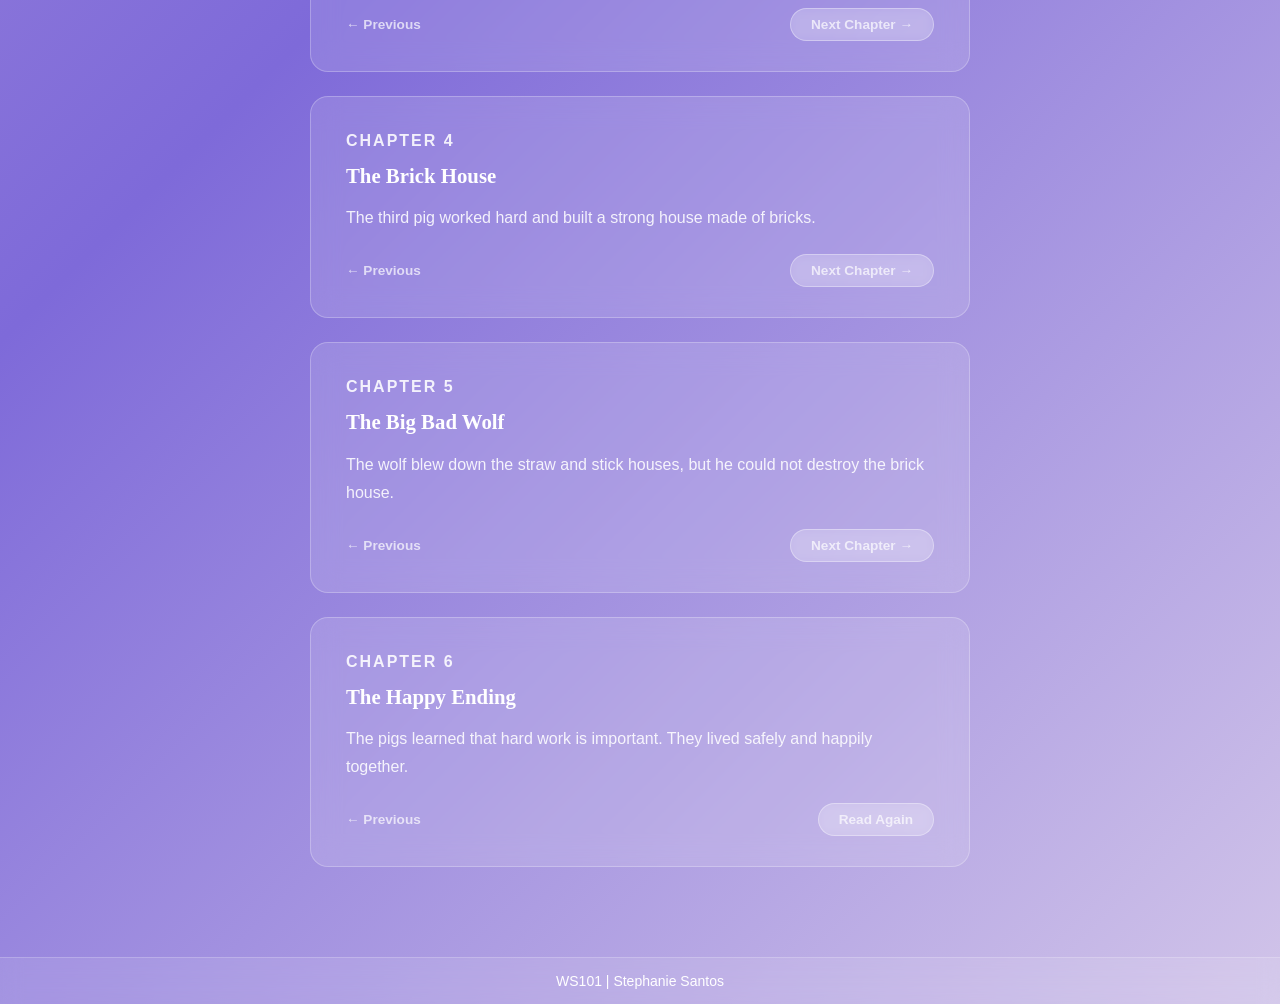
<file: project/prelim/task2.html>
<!DOCTYPE html>
<html lang="en">
<head>
<meta charset="UTF-8">
  <!-- Content Security Policy (basic safe setup) -->
<meta http-equiv="Content-Security-Policy" content="
default-src 'self';
img-src 'self' data: https:;
script-src 'self' 'unsafe-inline' https:;
style-src 'self' 'unsafe-inline' https:;
font-src 'self' https:;
connect-src 'self' https:;
">

<!-- X-Content-Type-Options (NOT fully fixable via meta, but included for completeness) -->
<meta http-equiv="X-Content-Type-Options" content="nosniff">

<!-- Referrer Policy -->
<meta name="referrer" content="no-referrer-when-downgrade">

<!-- Permissions Policy (limited support in meta, but helps a bit) -->
<meta http-equiv="Permissions-Policy" content="
geolocation=(),
camera=(),
microphone=(),
fullscreen=(self)
">

<!-- Basic security hint -->
<meta name="viewport" content="width=device-width, initial-scale=1.0">
<title>The Three Little Pigs</title>
<link rel="stylesheet" href="../pstyle.css">
<script src="../../controller.js" defer></script>

</head>

<body>

<!-- HEADER: unchanged as requested -->
<header>
  <div class="logo">
    <img src="../pImages/steph.jpg" alt="logo">
    <span>Stephanie Santos</span>
  </div>
  <nav>
    <button id="darkToggle">🌙|☀️</button>
    <a href="../../index.html">HOME</a>
    <a href="../prelim/prelim.html">PRELIM</a>
    <a href="../midterm/midterm.html">MIDTERM</a>
    <a href="../finals/finals.html">FINALS</a>
  </nav>
</header>

<!-- HERO SECTION -->
<div class="story-hero">
  <img src="../pImages/pigs.jpg" alt="The Three Little Pigs">
  <h1>The Three Little Pigs</h1>
  <p class="subtitle">The Three Little Pigs are three siblings who leave their mother to live on their own.</p>
  <a href="#chapter1" class="start-btn">📖 Start Reading</a>
</div>

<!-- TABLE OF CONTENTS -->
<div class="story-container">
  <div class="toc">
    <h2>📋 Table of Contents</h2>
    <ol>
      <li><a href="#chapter1">The Three Little Pigs</a></li>
      <li><a href="#chapter2">The Straw House</a></li>
      <li><a href="#chapter3">The Stick House</a></li>
      <li><a href="#chapter4">The Brick House</a></li>
      <li><a href="#chapter5">The Big Bad Wolf</a></li>
      <li><a href="#chapter6">The Happy Ending</a></li>
    </ol>
  </div>

  <!-- CHAPTERS -->
  <div id="chapter1" class="chapter-card">
    <p class="chapter-number">Chapter 1</p>
    <h2>The Three Little Pigs</h2>
    <p>Once upon a time, there were three little pigs who left home to build their own houses.</p>
    <div class="nav-row">
      <a href="#chapter1">Contents</a>
      <a href="#chapter2" class="next-btn">Next Chapter →</a>
    </div>
  </div>

  <div id="chapter2" class="chapter-card">
    <p class="chapter-number">Chapter 2</p>
    <h2>The Straw House</h2>
    <p>The first pig built a house of straw because it was easy and fast.</p>
    <div class="nav-row">
      <a href="#chapter1">← Previous</a>
      <a href="#chapter3" class="next-btn">Next Chapter →</a>
    </div>
  </div>

  <div id="chapter3" class="chapter-card">
    <p class="chapter-number">Chapter 3</p>
    <h2>The Stick House</h2>
    <p>The second pig built a house of sticks. It was stronger, but still not enough.</p>
    <div class="nav-row">
      <a href="#chapter2">← Previous</a>
      <a href="#chapter4" class="next-btn">Next Chapter →</a>
    </div>
  </div>

  <div id="chapter4" class="chapter-card">
    <p class="chapter-number">Chapter 4</p>
    <h2>The Brick House</h2>
    <p>The third pig worked hard and built a strong house made of bricks.</p>
    <div class="nav-row">
      <a href="#chapter3">← Previous</a>
      <a href="#chapter5" class="next-btn">Next Chapter →</a>
    </div>
  </div>

  <div id="chapter5" class="chapter-card">
    <p class="chapter-number">Chapter 5</p>
    <h2>The Big Bad Wolf</h2>
    <p>The wolf blew down the straw and stick houses, but he could not destroy the brick house.</p>
    <div class="nav-row">
      <a href="#chapter4">← Previous</a>
      <a href="#chapter6" class="next-btn">Next Chapter →</a>
    </div>
  </div>

  <div id="chapter6" class="chapter-card">
    <p class="chapter-number">Chapter 6</p>
    <h2>The Happy Ending</h2>
    <p>The pigs learned that hard work is important. They lived safely and happily together.</p>
    <div class="nav-row">
      <a href="#chapter5">← Previous</a>
      <a href="#chapter1" class="next-btn">Read Again</a>
    </div>
  </div>

</div>

<footer>
  <p>WS101 | Stephanie Santos</p>
</footer>

</body>
</html>
</file>
<file: style.css>
/* ===== RESET ===== */
*{
  margin:0;
  padding:0;
  box-sizing:border-box;
  font-family: 'Segoe UI', Tahoma, Geneva, Verdana, sans-serif;
}

/* ===== BODY (IMPROVED LIGHT MODE) ===== */
body{
  background: linear-gradient(135deg, #b39ddb, #7e6ad9, #d1c4e9);
  min-height:100vh;
  color:#2c2c2c;
}

/* ===== HEADER ===== */
header {
  display: flex;
  flex-direction: row;
  align-items: center;
  justify-content: space-between;

  background: rgba(255,255,255,0.10);
  backdrop-filter: blur(10px);

  padding: 18px 30px;
  border-bottom: 1px solid rgba(255,255,255,0.2);
  color: white;
}

/* LEFT — photo + name */
.header-left {
  display: flex;
  flex-direction: column;
  align-items: center;
  gap: 6px;
  min-width: 120px;
}

.header-left img {
  width: 70px;
  height: 70px;
  border-radius: 50%;
  border: 3px solid rgba(255,255,255,0.4);
}

.header-left p {
  font-weight: bold;
  font-size: 13px;
  color: white;
  margin: 0;
}

/* CENTER — title */
.header-center {
  flex: 1;
  text-align: center;
}

.header-center h1 {
  font-size: 24px;
  color: white;
  letter-spacing: 1px;
}

/* RIGHT — buttons */
.header-right {
  display: flex;
  flex-direction: row;
  align-items: center;
  gap: 10px;
  min-width: 120px;
  justify-content: flex-end;
}


/* ===== SMALL HEADER BUTTONS ===== */
#registerBtn,
#logoutBtn,
#homeBtn,
#darkToggle {
  width: auto;
  padding: 7px 16px;
  font-size: 13px;
  border-radius: 15px;
  border: none;
  cursor: pointer;
  margin: 0;
  display: inline-block;

  background: #f5f3ff;
  color: #5a4fcf;
  font-weight: bold;
  transition: 0.3s;
  text-decoration: none;
}

#registerBtn:hover,
#logoutBtn:hover,
#homeBtn:hover,
#darkToggle:hover {
  background: #d1c4e9;
}

/* ===== CONTAINER ===== */
.container{
  width:85%;
  margin:40px auto;
  text-align:center;
}

/* TITLE */
.container h1{
  color:white;
  margin-bottom:20px;
}

/* ===== CARD ===== */
.card{
  background: rgba(255,255,255,0.15);
  backdrop-filter: blur(12px);

  padding:25px;
  margin-bottom:20px;
  border-radius:15px;

  box-shadow:0 10px 30px rgba(0,0,0,0.15);
  border:1px solid rgba(255,255,255,0.3);

  text-align:left;
  transition:0.3s;
}

.card:hover{
  transform: translateY(-5px);
}

/* CARD TITLE */
.card h2{
  color:white;
  margin-bottom:10px;
}

/* TEXT */
.card p{
  color:#f5f5f5;
}

/* LINKS */
.card a{
  display:inline-block;
  margin-top:10px;
  padding:8px 15px;

  background:#f5f3ff;
  color:#5a4fcf;

  text-decoration:none;
  border-radius:20px;
  font-weight:bold;
  transition:0.3s;
}

.card a:hover{
  background:#d1c4e9;
}

.link-btn{
  display:block;
  text-align:center;
  margin-top:10px;
  color:#fff;
  text-decoration:none;
  font-weight:bold;
}

.link-btn:hover{
  text-decoration:underline;
}

/* ===== LOGIN / REGISTER ===== */
.login-container{
  width:350px;
  margin:80px auto;

  background: rgba(255,255,255,0.15);
  backdrop-filter: blur(12px);

  padding:30px;
  border-radius:15px;

  box-shadow:0 10px 30px rgba(0,0,0,0.15);
}

#registerBtn{
  display:inline-block;
  text-align:center;
}

/* TITLE */
.login-container h1{
  text-align:center;
  margin-bottom:20px;
  color:white;
}

/* LABEL */
.login-container label{
  display:block;
  margin-top:10px;
  font-weight:bold;
  color:white;
}

/* INPUT */
.login-container input{
  width:100%;
  padding:10px;
  margin-top:5px;
  margin-bottom:10px;

  border:none;
  border-radius:8px;
  outline:none;
}

/* PASSWORD BOX */
.password-box{
  display:flex;
  align-items:center;
  gap:10px;
}

/* SHOW BUTTON */
.show-btn{
  font-size:12px;
  cursor:pointer;
  color:white;
}

/* BUTTON */
button{
  width:100%;
  padding:10px;
  margin-top:15px;

  background:#f5f3ff;
  color:#5a4fcf;

  border:none;
  border-radius:20px;
  font-weight:bold;
  cursor:pointer;
  transition:0.3s;
}

button:hover{
  background:#d1c4e9;
}

/* DARK TOGGLE (SMALL) */
#darkToggle{
  width:auto;
  padding:6px 12px;
  font-size:13px;
  margin:10px auto;
  display:block;
}

/* MESSAGE BOX */
.message-box{
  margin-top:15px;
  padding:10px;
  border-radius:8px;
  font-size:14px;
  text-align:center;
}

/* ===== CONTACT FORM ===== */
.contact-form {
  background: rgba(255,255,255,0.15);
  backdrop-filter: blur(10px);

  padding: 30px;
  max-width: 800px;
  margin: 30px auto;
  border-radius: 15px;
}

.contact-form input,
.contact-form textarea{
  width:100%;
  padding:10px;
  margin-bottom:15px;
  border:none;
  border-radius:8px;
  outline:none;
}

/* ===== DARK MODE ===== */
body.dark-mode{
  background: linear-gradient(135deg, #0f0c29, #302b63, #24243e);
  color:#f5f5f5;
}

body.dark-mode header{
  background: rgba(0,0,0,0.3);
}

body.dark-mode .card,
body.dark-mode .login-container,
body.dark-mode .contact-form{
  background: rgba(0,0,0,0.4);
  border:1px solid rgba(255,255,255,0.1);
}

body.dark-mode .card p{
  color:#ddd;
}

body.dark-mode button,
body.dark-mode .card a{
  background:#8675A9;
  color:white;
}

body.dark-mode button:hover,
body.dark-mode .card a:hover{
  background:#C3AED6;
  color:black;
}

/* ===== RESPONSIVE ===== */
@media(max-width:768px){
  .container{
    width:95%;
  }

  .login-container{
    width:90%;
  }
}
</file>
<file: project/pstyle.css>
* {
  margin: 0;
  padding: 0;
  box-sizing: border-box;
  font-family: Arial, Helvetica, sans-serif;
}

body {
  background: linear-gradient(135deg, #b39ddb, #7e6ad9, #d1c4e9);
  min-height: 100vh;
  color: #2c2c2c;
}

header {
  display: flex;
  justify-content: space-between;
  align-items: center;
  background: rgba(255, 255, 255, 0.10);
  backdrop-filter: blur(10px);
  padding: 15px 30px;
  color: white;
  flex-wrap: wrap;
  border-bottom: 1px solid rgba(255, 255, 255, 0.2);
}

.logo {
  display: flex;
  align-items: center;
  gap: 10px;
}

.logo img {
  width: 50px;
  height: 50px;
  border-radius: 50%;
}

.logo span {
  font-size: 18px;
  font-weight: bold;
}

nav {
  display: flex;
  gap: 15px;
  flex-wrap: wrap;
}

nav a {
  text-decoration: none;
  color: white;
  font-weight: bold;
}

nav a:hover {
  text-decoration: underline;
}

.container {
  width: 80%;
  margin: auto;
  padding: 30px;
}

.container h1 {
  text-align: center;
  margin-bottom: 30px;
  color: white;
}

.card {
  background: rgba(255, 255, 255, 0.15);
  backdrop-filter: blur(12px);
  padding: 20px;
  margin-bottom: 20px;
  border-radius: 15px;
  box-shadow: 0 10px 30px rgba(0, 0, 0, 0.15);
  border: 1px solid rgba(255, 255, 255, 0.3);
  text-align: left;
  transition: 0.3s;
}

.card:hover {
  transform: translateY(-5px);
  box-shadow: 0 15px 35px rgba(0, 0, 0, 0.2);
}

.card h2 {
  color: white;
  margin-bottom: 10px;
  text-align: center;
}

.card p {
  color: #f5f5f5;
}
.card img {
  display: block;
  margin: 10px auto;
  border-radius: 10px;
  max-width: 100%;
  height: auto;
}

.card a {
  display: inline-block;
  margin-top: 10px;
  padding: 8px 15px;
  background: #f5f3ff;
  color: #5a4fcf;
  text-decoration: none;
  border-radius: 20px;
  font-weight: bold;
  transition: 0.3s;
}

.card a:hover {
  background: #d1c4e9;
}

.card ul {
  margin-top: 10px;
  padding-left: 20px;
}

.card ul li {
  margin-bottom: 5px;
  color: #f5f5f5;
}

  /* ===== STORY PAGE STYLES ===== */
  .story-hero {
    position: relative;
    text-align: center;
    padding: 50px 20px 30px;
    overflow: hidden;
  }

  .story-hero img {
  border-radius: 15px;
}

  .story-hero::before {
    content: '';
    position: absolute;
    inset: 0;
    background: radial-gradient(ellipse at center, rgba(255,255,255,0.08) 0%, transparent 70%);
    pointer-events: none;
  }

  .story-hero img {
    width: 220px;
    height: 220px;
    object-fit: cover;
    border-radius: 50%;
    border: 5px solid rgba(255,255,255,0.4);
    box-shadow: 0 0 40px rgba(126,106,217,0.5), 0 20px 60px rgba(0,0,0,0.2);
    animation: floatImg 4s ease-in-out infinite;
  }

  @keyframes floatImg {
    0%, 100% { transform: translateY(0); }
    50%       { transform: translateY(-10px); }
  }

  .story-hero h1 {
    font-family: 'Lora', serif;
    font-size: 2.2rem;
    color: white;
    margin-top: 20px;
    text-shadow: 0 2px 20px rgba(0,0,0,0.3);
    letter-spacing: 1px;
  }

  .story-hero p.subtitle {
    color: rgba(255,255,255,0.75);
    font-family: 'Nunito', sans-serif;
    font-size: 1rem;
    margin-top: 8px;
  }

  .start-btn {
    display: inline-block;
    margin-top: 20px;
    padding: 12px 30px;
    background: rgba(255,255,255,0.2);
    color: white;
    border: 2px solid rgba(255,255,255,0.5);
    border-radius: 30px;
    font-family: 'Nunito', sans-serif;
    font-weight: 700;
    font-size: 1rem;
    text-decoration: none;
    backdrop-filter: blur(8px);
    transition: 0.3s;
    letter-spacing: 0.5px;
  }

  .start-btn:hover {
    background: rgba(255,255,255,0.35);
    transform: translateY(-2px);
    box-shadow: 0 8px 25px rgba(0,0,0,0.2);
  }

  /* ===== TABLE OF CONTENTS ===== */
  .toc {
    max-width: 680px;
    margin: 0 auto 40px;
    background: rgba(255,255,255,0.12);
    backdrop-filter: blur(12px);
    border: 1px solid rgba(255,255,255,0.25);
    border-radius: 16px;
    padding: 25px 30px;
  }

  .toc h2 {
    font-family: 'Lora', serif;
    color: white;
    font-size: 1.1rem;
    margin-bottom: 14px;
    letter-spacing: 1px;
    text-transform: uppercase;
    opacity: 0.85;
  }

  .toc ol {
    list-style: none;
    counter-reset: chap;
    padding: 0;
    display: flex;
    flex-direction: column;
    gap: 8px;
  }

  .toc ol li {
    counter-increment: chap;
    display: flex;
    align-items: center;
    gap: 12px;
  }

  .toc ol li::before {
    content: counter(chap);
    min-width: 28px;
    height: 28px;
    background: rgba(255,255,255,0.2);
    border-radius: 50%;
    display: flex;
    align-items: center;
    justify-content: center;
    font-family: 'Nunito', sans-serif;
    font-weight: 700;
    font-size: 0.8rem;
    color: white;
  }

  .toc ol li a {
    font-family: 'Nunito', sans-serif;
    color: rgba(255,255,255,0.85);
    text-decoration: none;
    font-size: 0.95rem;
    transition: 0.2s;
  }

  .toc ol li a:hover {
    color: white;
    padding-left: 4px;
  }

  /* ===== CHAPTER CARDS ===== */
  .story-container {
    max-width: 700px;
    margin: 0 auto;
    padding: 0 20px 60px;
    display: flex;
    flex-direction: column;
    gap: 24px;
  }

  .chapter-card {
    background: rgba(255,255,255,0.13);
    backdrop-filter: blur(14px);
    border: 1px solid rgba(255,255,255,0.25);
    border-radius: 18px;
    padding: 30px 35px;
    position: relative;
    transition: transform 0.3s, box-shadow 0.3s;
    animation: fadeUp 0.5s ease both;
  }

  .chapter-card:hover {
    transform: translateY(-4px);
    box-shadow: 0 18px 45px rgba(0,0,0,0.2);
  }

  @keyframes fadeUp {
    from { opacity: 0; transform: translateY(20px); }
    to   { opacity: 1; transform: translateY(0); }
  }

  .chapter-number {
    font-family: 'Nunito', sans-serif;
    font-size: 0.75rem;
    font-weight: 700;
    letter-spacing: 2px;
    text-transform: uppercase;
    color: rgba(255,255,255,0.5);
    margin-bottom: 6px;
  }

  .chapter-card h2 {
    font-family: 'Lora', serif;
    color: white;
    font-size: 1.3rem;
    margin-bottom: 14px;
    line-height: 1.4;
  }

  .chapter-card p {
    font-family: 'Nunito', sans-serif;
    color: rgba(255,255,255,0.88);
    font-size: 1rem;
    line-height: 1.75;
  }

  .nav-row {
    display: flex;
    justify-content: space-between;
    align-items: center;
    margin-top: 22px;
    flex-wrap: wrap;
    gap: 10px;
  }

  .nav-row a {
    font-family: 'Nunito', sans-serif;
    font-size: 0.85rem;
    font-weight: 700;
    color: rgba(255,255,255,0.7);
    text-decoration: none;
    display: flex;
    align-items: center;
    gap: 5px;
    transition: 0.2s;
  }

  .nav-row a:hover {
    color: white;
  }

  .next-btn {
    padding: 8px 20px;
    background: rgba(255,255,255,0.18);
    border: 1px solid rgba(255,255,255,0.35);
    border-radius: 20px;
    backdrop-filter: blur(6px);
    transition: 0.3s;
  }

  .next-btn:hover {
    background: rgba(255,255,255,0.3) !important;
    color: white !important;
  }

.login-container {
  max-width: 400px;
  margin: 50px auto;
  background: rgba(255, 255, 255, 0.15);
  backdrop-filter: blur(12px);
  padding: 25px 30px;
  border-radius: 15px;
  box-shadow: 0 10px 30px rgba(0, 0, 0, 0.15);
  border: 1px solid rgba(255, 255, 255, 0.3);
}

.login-container h1 {
  text-align: center;
  margin-bottom: 20px;
  color: white;
}

.login-container label {
  display: block;
  margin-top: 15px;
  font-weight: bold;
  color: white;
}

.login-container input[type="text"],
.login-container input[type="password"],
.login-container input[type="email"] {
  width: 100%;
  padding: 10px;
  margin-top: 5px;
  border-radius: 8px;
  border: none;
  outline: none;
}

.password-box {
  display: flex;
  align-items: center;
  gap: 10px;
}

.password-box .show-btn {
  cursor: pointer;
  color: white;
  font-weight: bold;
  user-select: none;
  font-size: 12px;
}

.login-container button {
  margin-top: 20px;
  width: 100%;
  padding: 10px;
  background: #f5f3ff;
  color: #5a4fcf;
  border: none;
  border-radius: 20px;
  font-weight: bold;
  cursor: pointer;
  transition: 0.3s;
}

.login-container button:hover {
  background: #d1c4e9;
}

.login-container p {
  text-align: center;
  margin-top: 15px;
  color: white;
}

.login-container a {
  color: #f5f3ff;
  text-decoration: none;
  font-weight: bold;
}

.login-container a:hover {
  text-decoration: underline;
}

#otpSection {
  margin-top: 15px;
}

#messageBox {
  margin-top: 15px;
  padding: 8px;
  border-radius: 8px;
  display: none;
  text-align: center;
  font-weight: bold;
}

button {
  width: 100%;
  padding: 10px;
  margin-top: 15px;
  background: #f5f3ff;
  color: #5a4fcf;
  border: none;
  border-radius: 20px;
  font-weight: bold;
  cursor: pointer;
  transition: 0.3s;
}

button:hover {
  background: #d1c4e9;
}

footer {
  text-align: center;
  background: rgba(255, 255, 255, 0.10);
  backdrop-filter: blur(10px);
  color: white;
  padding: 15px;
  margin-top: 30px;
  font-size: 14px;
  border-top: 1px solid rgba(255, 255, 255, 0.2);
}

/* ===== DARK MODE ===== */
body.dark-mode {
  background: linear-gradient(135deg, #0f0c29, #302b63, #24243e);
  color: #f5f5f5;
}

body.dark-mode header {
  background: rgba(0, 0, 0, 0.3);
}

body.dark-mode .card,
body.dark-mode .login-container {
  background: rgba(0, 0, 0, 0.4);
  border: 1px solid rgba(255, 255, 255, 0.1);
}

body.dark-mode .card p,
body.dark-mode .card ul li {
  color: #ddd;
}

body.dark-mode button,
body.dark-mode .card a {
  background: #8675A9;
  color: white;
}

body.dark-mode button:hover,
body.dark-mode .card a:hover {
  background: #C3AED6;
  color: black;
}

body.dark-mode footer {
  background: rgba(0, 0, 0, 0.3);
}

/* ===== RESPONSIVE ===== */
@media(max-width: 768px) {
  .container {
    width: 90%;
    padding: 15px;
  }

  header {
    flex-direction: column;
    align-items: flex-start;
  }

  nav {
    margin-top: 10px;
  }

  .card img {
    width: 150px;
  }

  .login-container {
    width: 90%;
    margin: 30px auto;
    padding: 20px;
  }
}
</file>
